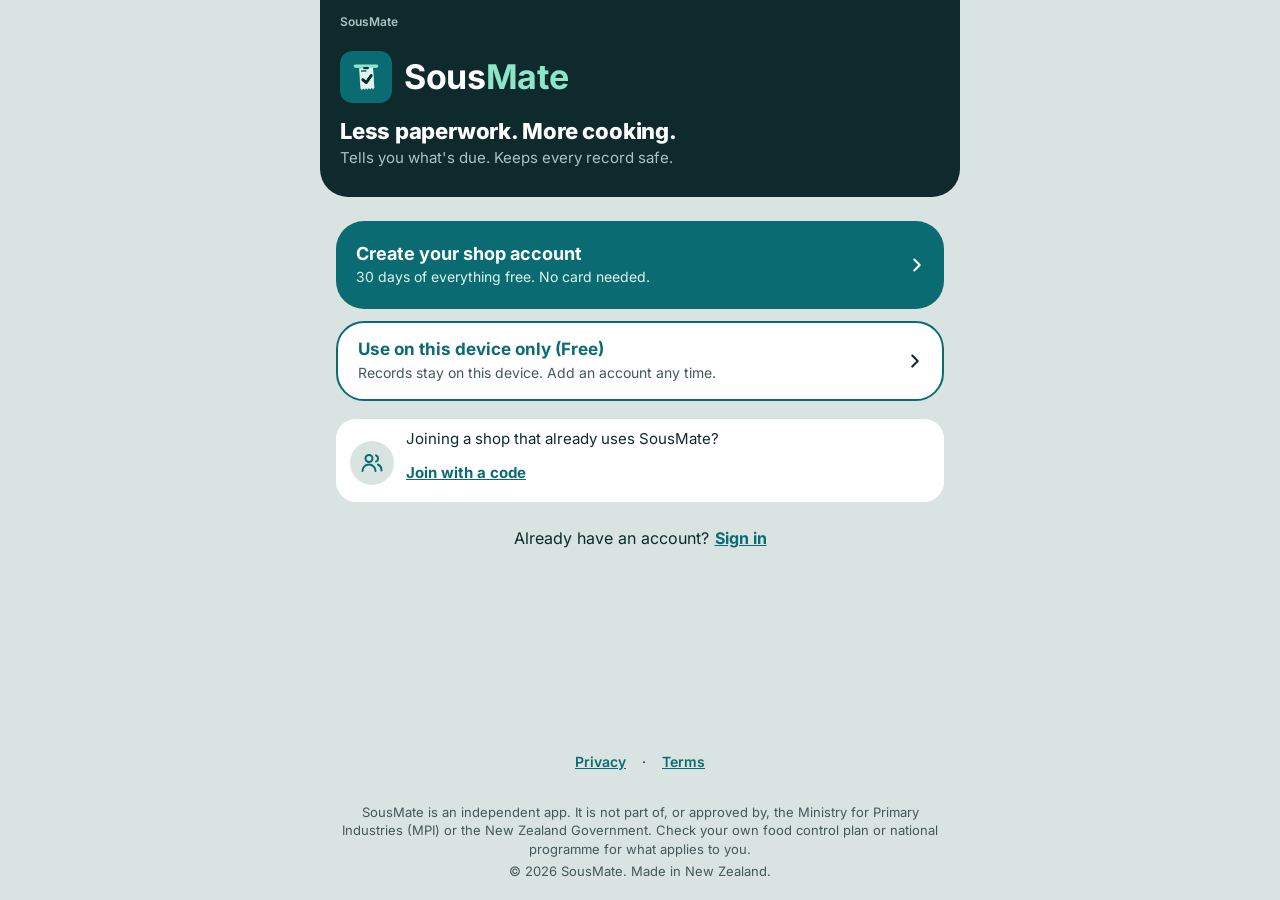
<file: index.html>
<!doctype html>
<html lang="en">
  <head>
    <meta charset="UTF-8" />
    <link rel="icon" type="image/png" sizes="48x48" href="/favicon-48.png" />
    <link rel="apple-touch-icon" href="/apple-touch-icon.png">
    <meta name="viewport" content="width=device-width, initial-scale=1.0" />
    <title>SousMate</title>
    <meta name="apple-mobile-web-app-title" content="SousMate" />
    <meta name="theme-color" content="#0E2A2C" />
    <script type="module" crossorigin src="/assets/index-BKKnQxF3.js"></script>
    <link rel="stylesheet" crossorigin href="/assets/index-DGrWJKea.css">
  <link rel="manifest" href="/manifest.webmanifest"></head>
  <body>
    <div id="root"></div>
  </body>
</html>
</file>
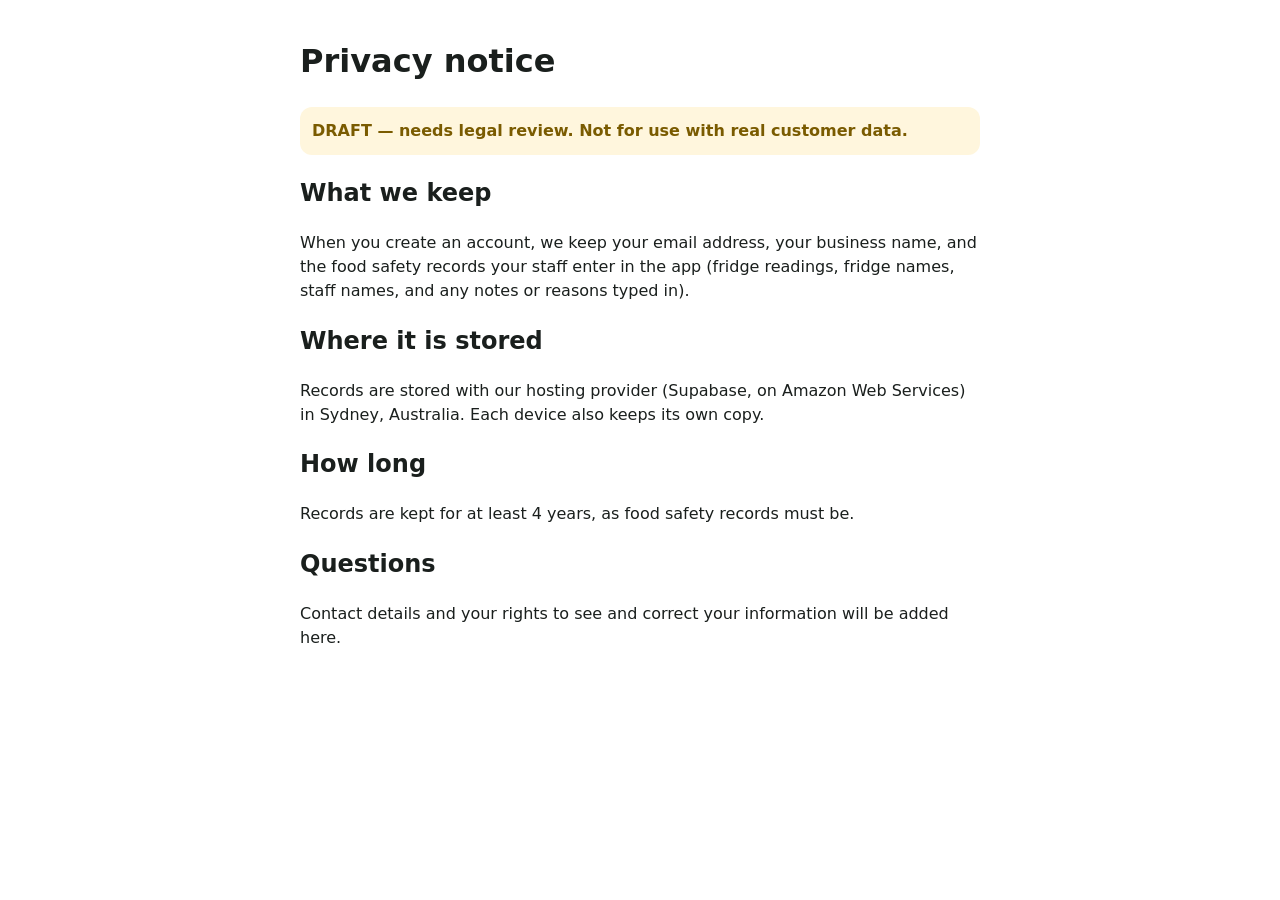
<file: privacy.html>
<!doctype html>
<html lang="en">
  <head>
    <meta charset="UTF-8" />
    <meta name="viewport" content="width=device-width, initial-scale=1.0" />
    <meta name="robots" content="noindex" />
    <title>Privacy notice (draft) — SousMate</title>
    <style>
      body { font-family: system-ui, sans-serif; max-width: 680px; margin: 0 auto; padding: 16px; line-height: 1.5; color: #1a1f1d; }
      .draft { background: #fff6dd; color: #7a5b00; padding: 12px; border-radius: 12px; font-weight: 600; }
    </style>
  </head>
  <body>
    <h1>Privacy notice</h1>
    <!-- Placeholder for Phase 3b (docs/specs/phase3-cloud.md crit. 13). The full notice is written in
         sub-phase 3f (crit. 53) and must be checked by a NZ privacy lawyer before real customer data
         reaches the server (Q15). -->
    <p class="draft">DRAFT — needs legal review. Not for use with real customer data.</p>
    <h2>What we keep</h2>
    <p>
      When you create an account, we keep your email address, your business name, and the food safety records your
      staff enter in the app (fridge readings, fridge names, staff names, and any notes or reasons typed in).
    </p>
    <h2>Where it is stored</h2>
    <p>
      Records are stored with our hosting provider (Supabase, on Amazon Web Services) in Sydney, Australia. Each
      device also keeps its own copy.
    </p>
    <h2>How long</h2>
    <p>Records are kept for at least 4 years, as food safety records must be.</p>
    <h2>Questions</h2>
    <p>Contact details and your rights to see and correct your information will be added here.</p>
  </body>
</html>
</file>
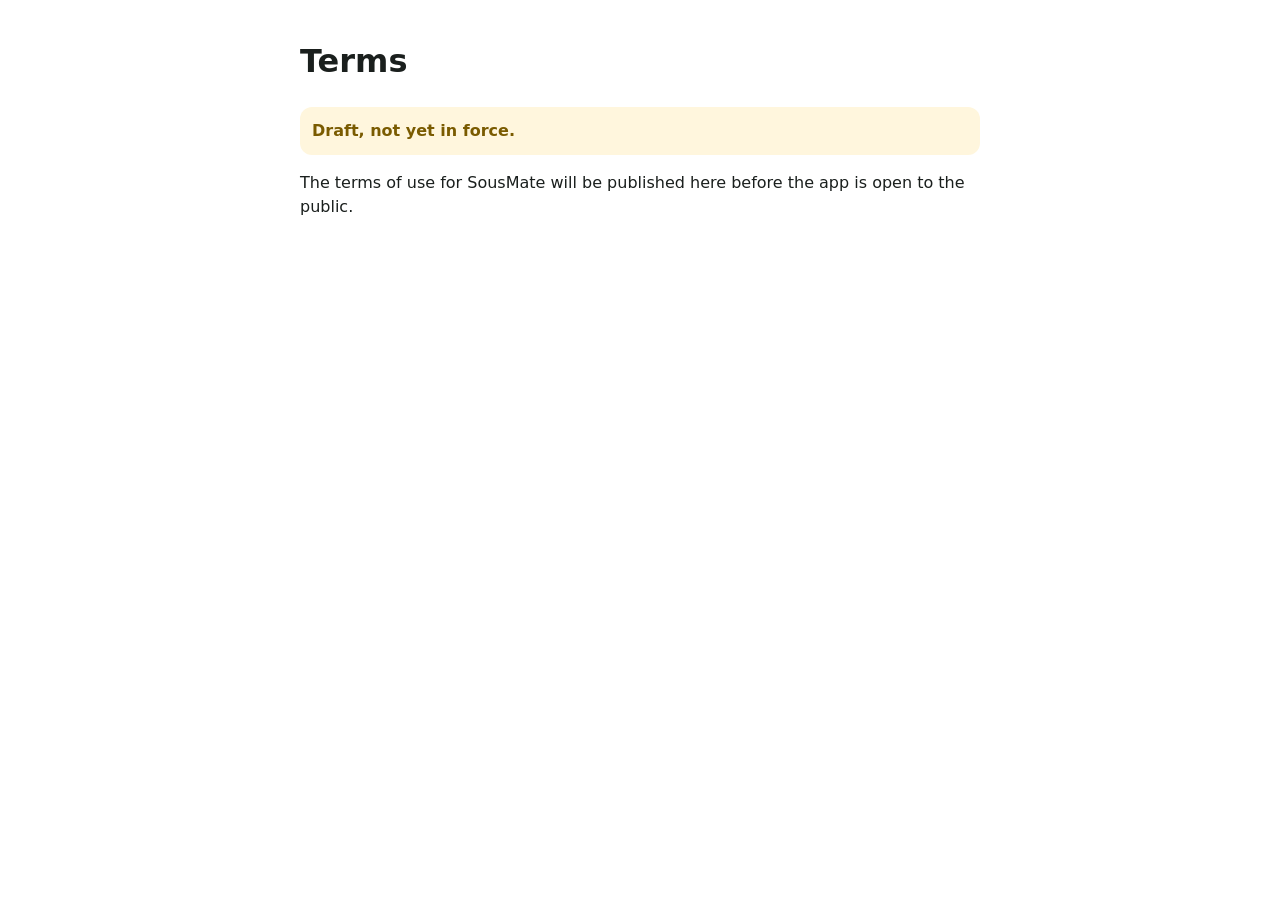
<file: terms.html>
<!doctype html>
<html lang="en">
  <head>
    <meta charset="UTF-8" />
    <meta name="viewport" content="width=device-width, initial-scale=1.0" />
    <meta name="robots" content="noindex" />
    <title>Terms (draft) — SousMate</title>
    <style>
      body { font-family: system-ui, sans-serif; max-width: 680px; margin: 0 auto; padding: 16px; line-height: 1.5; color: #1a1f1d; }
      .draft { background: #fff6dd; color: #7a5b00; padding: 12px; border-radius: 12px; font-weight: 600; }
    </style>
  </head>
  <body>
    <h1>Terms</h1>
    <!-- Placeholder (docs/specs/shop-signup.md §8, Q7). The real terms are written after legal review
         (R4/R5) and are a Phase 7 launch blocker. No legal text is written here. -->
    <p class="draft">Draft, not yet in force.</p>
    <p>The terms of use for SousMate will be published here before the app is open to the public.</p>
  </body>
</html>
</file>
<file: assets/index-DGrWJKea.css>
@font-face{font-family:Inter Variable;font-style:normal;font-display:swap;font-weight:100 900;src:url(/assets/inter-latin-ext-wght-normal-DO1Apj_S.woff2)format("woff2-variations");unicode-range:U+100-2BA,U+2BD-2C5,U+2C7-2CC,U+2CE-2D7,U+2DD-2FF,U+304,U+308,U+329,U+1D00-1DBF,U+1E00-1E9F,U+1EF2-1EFF,U+2020,U+20A0-20AB,U+20AD-20C0,U+2113,U+2C60-2C7F,U+A720-A7FF}@font-face{font-family:Inter Variable;font-style:normal;font-display:swap;font-weight:100 900;src:url(/assets/inter-latin-wght-normal-Dx4kXJAl.woff2)format("woff2-variations");unicode-range:U+??,U+131,U+152-153,U+2BB-2BC,U+2C6,U+2DA,U+2DC,U+304,U+308,U+329,U+2000-206F,U+20AC,U+2122,U+2191,U+2193,U+2212,U+2215,U+FEFF,U+FFFD}:root{--bg:#d9e3e1;--card:#fff;--quiet:#f3f7f6;--text:#0e2a2c;--muted:#43585a;--line:#dde6e4;--line-input:#5c7471;--ring:#0e2a2c1f;--header:#0e2a2c;--ink-raised:#1c3d40;--on-header-muted:#a9c4c2;--on-header-accent:#8ee6c9;--line-on-ink:#6f8e8c;--nav-bg:#0e2a2c;--nav-border:#0e2a2c;--nav-shadow:none;--nav-strip:#d9e3e1;--header-edge:transparent;--mint:#8ee6c9;--on-mint:#0e2a2c;--accent:#0b6b72;--accent-ink:#fff;--accent-dark:#08555b;--accent-tint:#dff5ee;--link:var(--accent);--focus:var(--accent);--selected-bg:#0e2a2c;--on-selected:#fff;--ok:#08555b;--ok-bg:#dff5ee;--disabled-bg:#d5dfdc;--placeholder:#a3b5b2;--bad:#a9440c;--bad-text:#7e3209;--bad-bg:#fbe6d9;--bad-solid:#a9440c;--on-bad-solid:#fff;--menu-shadow:0 8px 24px #0e2a2c2e;--icon-bg:#e3ebe9;--card-edge:#6a817e;--card-edge-w:1px;--card-shadow:0 1px 2px #0e2a2c24;--primary:#0b6b72;--on-primary:#fff;--btn2-bg:#fff;--btn2-edge:#5c7471;--btn2-text:#0e2a2c;--toggle-off-bg:#0b6b72;--toggle-off-edge:#0b6b72;--toggle-off-text:#fff;--toggle-mark:flex;--chip-off-bg:#fff;--chip-off-edge:#5c7471;--done-bg:#dff5ee;--opt-edge:#6a817e;--opt-edge-w:1.5px;--opt-edge-style:dashed;--tag-must:#0e2a2c;--save-bar:#d9e3e1;color:var(--text);background:var(--bg);font-family:Inter Variable,Inter,system-ui,-apple-system,Segoe UI,Noto Sans Thai,sans-serif}@media (prefers-color-scheme:dark){:root{--bg:#071415;--card:#173335;--quiet:#1e3d3f;--text:#edf5f3;--muted:#b2cbc8;--line:#23403f;--line-input:#7fa09d;--ring:#e8f1ef29;--header:#0e2a2c;--nav-bg:#284f52;--nav-border:#6f8e8c;--nav-shadow:0 8px 24px #0000008c;--nav-strip:#071415;--header-edge:#6f8e8c;--accent:#8ee6c9;--accent-ink:#0e2a2c;--accent-dark:#6fd3b3;--accent-tint:#12382f;--link:#8ee6c9;--focus:#8ee6c9;--selected-bg:#8ee6c9;--on-selected:#0e2a2c;--ok:#8ee6c9;--ok-bg:#12382f;--disabled-bg:#2a4345;--placeholder:#6f8e8c;--bad:#ff9f6e;--bad-text:#ff9f6e;--bad-bg:#3d1f10;--bad-solid:#ff9f6e;--on-bad-solid:#0e2a2c;--menu-shadow:0 8px 24px #0009;--icon-bg:#21403f;--card-edge:#4d7072;--card-edge-w:1px;--card-shadow:0 1px 0 #00000080;--primary:#8ee6c9;--on-primary:#0e2a2c;--btn2-bg:transparent;--btn2-edge:#7fa09d;--btn2-text:#edf5f3;--toggle-off-bg:#8ee6c9;--toggle-off-edge:#8ee6c9;--toggle-off-text:#0e2a2c;--toggle-mark:flex;--chip-off-bg:#173335;--chip-off-edge:#7fa09d;--done-bg:#12382f;--opt-edge:#6e8e8b;--opt-edge-w:1.5px;--opt-edge-style:dashed;--tag-must:#edf5f3;--save-bar:#071415}}*{box-sizing:border-box}body{background:var(--bg);color:var(--text);margin:0;font-weight:400}.shell{background:var(--bg);overflow-wrap:anywhere;flex-direction:column;max-width:640px;min-height:100dvh;margin:0 auto;display:flex}.topbar{background:var(--header);color:#fff;padding:calc(10px + env(safe-area-inset-top,0px)) 20px 20px;z-index:2;border-bottom:1px solid var(--header-edge);border-radius:0 0 28px 28px;flex-direction:column;display:flex;position:sticky;top:0}.topbar.topbar-flat{border-bottom-color:#0000;border-radius:0}.topbar-row{align-items:center;gap:12px;min-height:48px;display:flex}.topbar-lines{flex:1;min-width:0}.topbar .brand{color:#fff;white-space:nowrap;text-overflow:ellipsis;overflow-wrap:normal;margin:0;font-size:15px;font-weight:700;line-height:1.25;overflow:hidden}.topbar-date{color:var(--on-header-muted);white-space:nowrap;text-overflow:ellipsis;overflow-wrap:normal;margin:2px 0 0;font-size:14px;line-height:1.25;overflow:hidden}.topbar h2{letter-spacing:-.045em;text-transform:uppercase;color:#fff;white-space:nowrap;overflow-wrap:normal;margin:10px 0 0;font-size:min(44px,13.75vw);font-weight:900;line-height:.9}.topbar.topbar-sub h2{white-space:normal;overflow-wrap:anywhere;margin-top:6px;font-size:32px;line-height:.95}@media (width>=768px){.topbar h2{font-size:52px}.topbar.topbar-sub h2{font-size:36px}}.back{color:inherit;cursor:pointer;background:0 0;border:0;border-radius:9999px;min-width:48px;min-height:48px;margin-left:-8px;font-size:22px}.lang{border:2px solid var(--line-on-ink);border-radius:9999px;flex:none;display:flex;overflow:hidden}.lang button{color:inherit;min-width:48px;min-height:48px;font:inherit;cursor:pointer;background:0 0;border:0;border-radius:9999px;font-weight:700}.lang button.on{background:var(--mint);color:var(--on-mint)}.content{flex:1;padding:16px 16px 24px}.content.content-today{padding-top:0}.sub{color:var(--muted);margin:0 0 12px;font-size:14px}.unit-title{color:var(--text);font-size:17px;font-weight:700}.empty{margin:8px 0 16px}.empty-link{border:2px solid var(--link);background:var(--card);min-height:48px;color:var(--link);border-radius:9999px;align-items:center;padding:10px 20px;font-weight:700;text-decoration:none;display:inline-flex}.today-hero{background:var(--header);color:#fff;border-bottom:1px solid var(--header-edge);border-radius:0 0 28px 28px;flex-wrap:wrap;align-items:center;gap:10px 12px;margin:0 -16px 16px;padding:0 20px 20px;display:flex}.today-hero .sub{color:var(--on-header-muted);flex-basis:100%;margin:0}.count-pill{background:var(--mint);min-height:36px;color:var(--on-mint);border-radius:9999px;align-items:center;padding:0 16px;font-size:15px;font-weight:700;display:inline-flex}ul.unit-list,ul.hist-list,ul.admin-list{margin:0;padding:0;list-style:none}.unit{text-align:left;background:var(--card);border:var(--card-edge-w) solid var(--card-edge);width:100%;box-shadow:var(--card-shadow);cursor:pointer;min-height:64px;font:inherit;color:inherit;border-radius:20px;align-items:center;gap:12px;margin-bottom:10px;padding:14px 16px;display:flex}.unit:hover{background:var(--quiet)}.unit .dot{order:-1}.dot{border-radius:50%;flex:none;width:14px;height:14px}.dot.todo{border:2px solid var(--muted)}.dot.ok{background:var(--ok)}.dot.bad{background:var(--bad)}.unit .grow{flex:1;min-width:0}.unit .name{letter-spacing:-.01em;font-size:17px;font-weight:700;display:block}.unit .meta{color:var(--muted);font-size:14px;display:block}.unit .temp{letter-spacing:-.02em;flex:none;font-size:22px;font-weight:800}.chip{border-radius:9999px;padding:2px 10px;font-size:12px;font-weight:700;display:inline-block}.chip.bad{background:var(--bad-bg);color:var(--bad-text)}.chip.todo,.chip.late,.chip.amend,.chip.void{background:var(--quiet);color:var(--text);border:1.5px solid var(--line-input)}.chip.void{color:var(--muted)}.concurrent-note{background:var(--quiet);color:var(--text);border:1.5px solid var(--line-input);border-radius:16px;margin-top:4px;padding:6px 12px;font-size:13px;font-weight:600}label{margin:16px 0 6px;font-weight:700;display:block}.hint{color:var(--muted);margin:-2px 0 6px;font-size:14px}select,input,textarea{width:100%;max-width:100%;font:inherit;border:2px solid var(--line-input);background:var(--card);color:var(--text);border-radius:16px;min-height:48px;padding:12px 14px}input[type=date],input[type=datetime-local]{appearance:none;min-width:0;height:48px;min-height:48px;padding-top:12px;padding-bottom:12px;line-height:20px;display:block}input[type=date]::-webkit-date-and-time-value{text-align:left;margin:0}input[type=datetime-local]::-webkit-date-and-time-value{text-align:left;margin:0}input::placeholder,textarea::placeholder{color:var(--placeholder);opacity:1}input[aria-invalid=true],textarea[aria-invalid=true],select[aria-invalid=true]{border-color:var(--bad)}form.form:not(.record-form){background:var(--card);border:var(--card-edge-w) solid var(--card-edge);box-shadow:var(--card-shadow);border-radius:20px;padding:2px 16px 16px}.bigtemp{align-items:center;gap:8px;display:flex}.bigtemp input{letter-spacing:-.03em;text-align:center;min-width:0;height:72px;font-size:36px;font-weight:800}.bigtemp span{color:var(--muted);flex:none;font-size:26px;font-weight:700}.sfield{border:2px solid var(--line-input);background:var(--card);border-radius:16px;align-items:center;gap:4px;max-width:100%;min-height:64px;padding:0 14px 0 6px;display:flex}.sfield:focus-within{outline:3px solid var(--focus);outline-offset:1px;border-color:var(--focus)}.sfield.invalid{border-color:var(--bad)}.sfield:has(input[aria-invalid=true]){border-color:var(--bad)}.sfield input{letter-spacing:-.02em;text-align:left;background:0 0;border:0;border-radius:0;outline:0;flex:1;width:100%;min-width:120px;height:60px;min-height:0;padding:0 0 0 10px;font-size:32px;font-weight:800}.sfield input:focus-visible{outline:0}.sfield .u{letter-spacing:-.02em;color:var(--muted);flex:none;font-size:22px;font-weight:800}.sfield .sign-slot{border:1.5px solid var(--line-input);background:var(--icon-bg);width:48px;min-width:48px;height:48px;min-height:48px;color:var(--text);font:inherit;cursor:pointer;touch-action:manipulation;border-radius:12px;flex:none;justify-content:center;align-items:center;padding:0 0 3px;font-size:30px;font-weight:800;line-height:1;display:flex}.sfield.small{min-height:56px}.sfield.small input{height:52px;font-size:28px}.readback{min-height:1.4em;margin:6px 0 0;font-size:15px;font-weight:700;line-height:1.4}.status{border-radius:28px;margin-top:10px;padding:14px 18px;font-weight:700}.status.ok{background:var(--ok-bg);color:var(--ok)}.status.bad,.status.err{background:var(--bad-bg);color:var(--bad-text)}.captcha{max-width:100%}.captcha-widget{width:100%;max-width:100%;margin-top:12px;display:block}.captcha-widget:focus{outline:none}.captcha-widget:empty{margin-top:0}.captcha-widget iframe{max-width:100%}.captcha-failed .info-box{margin-top:12px}.status small{color:var(--text);margin-top:6px;font-weight:400;line-height:1.45;display:block}.primary{width:100%;min-height:56px;font:inherit;background:var(--primary);color:var(--on-primary);cursor:pointer;border:0;border-radius:9999px;margin-top:20px;padding:0 20px;font-size:17px;font-weight:700}.primary:hover:not(:disabled),.primary:active:not(:disabled){background:var(--accent-dark)}.primary:disabled{background:var(--disabled-bg);color:var(--muted);cursor:not-allowed}.secondary{width:100%;min-height:48px;font:inherit;border:2px solid var(--btn2-edge);background:var(--btn2-bg);color:var(--btn2-text);cursor:pointer;border-radius:9999px;margin-top:10px;padding:0 18px;font-weight:700}.secondary:disabled{border-color:var(--disabled-bg);color:var(--muted);cursor:not-allowed}.form-actions{flex-direction:column;display:flex}.form-title{margin:12px 0 0;font-weight:700}.hist{background:var(--card);border:var(--card-edge-w) solid var(--card-edge);box-shadow:var(--card-shadow);border-radius:20px;margin-bottom:10px;padding:12px 16px}.hist .row{flex-wrap:wrap;justify-content:space-between;align-items:baseline;gap:8px;display:flex}.hist .chips{flex-wrap:wrap;gap:4px;display:flex}.hist .t{letter-spacing:-.02em;font-size:22px;font-weight:800}.hist .t.bad{color:var(--bad)}.who{color:var(--muted);font-size:13px}.action{background:var(--bg);border-radius:16px;margin-top:6px;padding:8px 12px;font-size:14px}.earlier{color:var(--muted);margin-top:4px}.old{color:var(--muted);text-decoration:line-through}.entry-actions{gap:8px;margin-top:4px;display:flex}.link-btn{color:var(--link);font:inherit;cursor:pointer;background:0 0;border:0;border-radius:9999px;min-width:48px;min-height:48px;padding:0 12px;font-weight:700}.link-btn:disabled{color:var(--muted);cursor:not-allowed}.amend-form{border:1px solid var(--line);border-radius:20px;margin-top:8px;padding:0 14px 14px}.settings-section{margin-bottom:28px}.settings-section h3{margin:0 0 8px}.add-row .primary,.admin-list{margin-top:12px}.admin-list:not(:empty){background:var(--card);border:var(--card-edge-w) solid var(--card-edge);box-shadow:var(--card-shadow);border-radius:20px;padding:0 14px}.admin-row{border-bottom:1px solid var(--line);flex-wrap:wrap;align-items:center;gap:8px;padding:8px 0;display:flex}.admin-row:last-child{border-bottom:0}.admin-row .grow{flex:1;min-width:0}.admin-row .name{font-weight:700}.admin-row .meta{color:var(--muted);font-size:13px}.small-btn{min-width:48px;min-height:48px;font:inherit;border:2px solid var(--line-input);background:var(--card);color:var(--text);cursor:pointer;border-radius:9999px;padding:0 16px;font-weight:700}.small-btn.danger{border-color:var(--bad);color:var(--bad)}.confirm{flex-wrap:wrap;align-items:center;gap:8px;display:flex}.confirm-text{font-weight:600}.row-error{flex-basis:100%}.removed-match{flex-wrap:wrap;align-items:center;gap:8px;display:flex}.export-actions{flex-direction:column;gap:10px;margin-top:8px;display:flex}.storage.warn{color:var(--bad)}.account-form .link-btn{margin-top:12px}label.check{align-items:center;gap:10px;font-weight:400;display:flex}label.check input[type=checkbox]{width:24px;height:24px;min-height:24px;accent-color:var(--accent);flex:none;margin:0}label.check a{color:var(--link)}.device-code-box{background:var(--card);text-align:center;border:0;border-radius:20px;margin-top:12px;padding:14px}.device-code{letter-spacing:.08em;color:var(--link);margin:0 0 6px;font-family:ui-monospace,SFMono-Regular,Menlo,Consolas,monospace;font-size:32px;font-weight:700}.devices .admin-row .meta{display:inline}.devices .admin-row .device-seen,.devices .team-row .row-name{display:block}html{scroll-padding-bottom:calc(90px + env(safe-area-inset-bottom,0px));scroll-padding-top:calc(var(--topbar-h,120px) + 12px)}.nav-dock{z-index:2;padding:12px 12px calc(12px + env(safe-area-inset-bottom,0px));background:linear-gradient(to bottom, #0000 0, var(--nav-strip) 12px);position:sticky;bottom:0}.bottomnav{border:1px solid var(--nav-border);background:var(--nav-bg);height:66px;box-shadow:var(--nav-shadow);border-radius:9999px;gap:4px;padding:4px;display:flex}.bottomnav button{min-width:0;min-height:56px;font:inherit;color:#fff;white-space:nowrap;overflow-wrap:normal;cursor:pointer;background:0 0;border:0;border-radius:9999px;flex-direction:column;flex:1;justify-content:center;align-items:center;gap:2px;font-size:13px;font-weight:600;line-height:1.1;display:flex}@media (width<=340px){.bottomnav{gap:2px}.bottomnav button{letter-spacing:-.02em;padding-inline:2px;font-size:12px}}.bottomnav button.on{background:var(--mint);color:var(--on-mint);font-weight:700}.bottomnav i{font-size:20px;font-style:normal;line-height:1;display:block}.update-bar-live{bottom:calc(90px + env(safe-area-inset-bottom,0px));z-index:2;position:sticky}.update-bar{border:2px solid var(--accent);background:var(--accent-tint);color:var(--text);border-radius:9999px;align-items:center;gap:12px;margin:0 12px 12px;padding:6px 6px 6px 18px;font-weight:700;display:flex}.update-bar span{flex:1;min-width:0}.update-bar button{min-height:44px;font:inherit;background:var(--accent);color:var(--accent-ink);cursor:pointer;border:0;border-radius:9999px;flex:none;padding:0 20px;font-weight:700}.update-bar button:hover,.update-bar button:active{background:var(--accent-dark)}html:has(.update-bar){scroll-padding-bottom:calc(162px + env(safe-area-inset-bottom,0px))}.shell:has(.update-bar) .toast{bottom:calc(162px + env(safe-area-inset-bottom,0px))}.toast:empty{display:none}.toast{pointer-events:none;left:50%;bottom:calc(90px + env(safe-area-inset-bottom,0px));background:var(--text);color:var(--bg);border-radius:9999px;max-width:calc(100vw - 32px);padding:12px 20px;font-weight:700;position:fixed;transform:translate(-50%)}:focus-visible{outline:3px solid var(--focus);outline-offset:2px}.topbar :focus-visible,.today-hero :focus-visible,.bottomnav :focus-visible{outline-color:var(--on-header-accent)}.brand-block{margin:4px 0 16px}.brand-block .brand-row{align-items:center;gap:10px;display:flex}.brand-block img{flex:none;width:36px;height:36px}.brand-block .wordmark{letter-spacing:-.02em;color:var(--text);margin:0;font-size:28px;font-weight:700;line-height:1}.brand-block .wordmark span{color:var(--link)}.brand-block .slogan{color:var(--text);margin:8px 0 0;font-size:17px;font-weight:700}.brand-block .subline{color:var(--muted);margin:2px 0 0;font-size:14px}.demo-banner{background:var(--quiet);color:var(--text);border:1.5px solid var(--line-input);border-radius:28px;margin:0 0 12px;padding:8px 14px;font-size:13px;font-weight:600}.sync-line{background:var(--card);width:100%;min-height:48px;color:var(--muted);font:inherit;text-align:left;border:0;border-radius:28px;margin:0 0 12px;padding:12px 18px;font-size:14px;font-weight:600;display:block}button.sync-line{cursor:pointer;touch-action:manipulation}.sync-line.ok{color:var(--ok)}.sync-line.warn{background:var(--quiet);color:var(--text);border:2px solid var(--line-input)}.sync-line.err{background:var(--bad-bg);color:var(--bad-text)}.sync-line .sync-detail{margin-top:4px;font-weight:400;display:block}.sync-status-block .sync-code{font-size:12px}.rejected-list{margin:0 0 12px;padding-left:18px;font-size:14px}.rejected-list li{margin:4px 0}.account-advanced .resend-confirm{margin-top:8px}.icon{vertical-align:middle;flex:none}.quick-actions{grid-template-columns:repeat(3,minmax(0,1fr));gap:8px;margin:0 0 4px;display:grid}.quick{border:var(--card-edge-w) solid var(--card-edge);min-height:72px;box-shadow:var(--card-shadow);background:var(--card);color:var(--text);font:inherit;text-align:center;cursor:pointer;border-radius:20px;flex-direction:column;justify-content:center;align-items:center;gap:4px;padding:8px 4px;font-size:15px;font-weight:700;line-height:1.15;display:flex}.quick .icon{color:var(--accent)}.section-title,.due-sec,.settings-section h3{letter-spacing:-.03em;text-transform:uppercase;color:var(--text);font-size:20px;font-weight:900;line-height:1.1}.section-title{margin:22px 0 10px}.card-list{margin:0;padding:0;list-style:none}.today-card{text-align:left;background:var(--card);border:var(--card-edge-w) solid var(--card-edge);width:100%;box-shadow:var(--card-shadow);min-height:64px;font:inherit;color:inherit;border-radius:20px;align-items:center;gap:12px;margin-bottom:10px;padding:12px 14px 12px 12px;display:flex}button.today-card{cursor:pointer}.today-card .ico{background:var(--bg);width:44px;height:44px;color:var(--accent);border-radius:50%;flex:none;justify-content:center;align-items:center;display:flex}.today-card.done{background:var(--done-bg)}.today-card.done .ico{background:var(--card);color:var(--text)}.today-card .meta.countdown-text,.today-card .meta.warn-text{color:var(--bad);font-weight:700}.today-card.done .meta.warn-text{color:var(--bad-text)}.today-card.optional{border:var(--opt-edge-w) var(--opt-edge-style) var(--opt-edge);box-shadow:none;background:0 0}.today-card.optional .ico{background:var(--card);color:var(--muted)}.today-card .grow{flex:1;min-width:0}.today-card .name{letter-spacing:-.01em;font-size:17px;font-weight:700;line-height:1.15;display:block}.today-card .meta{color:var(--muted);font-size:14px;display:block}.today-card .meta.fridges-progress{flex-wrap:wrap;align-items:center;gap:4px 8px;margin-top:2px;font-size:15px;display:flex}.fdots{flex-wrap:wrap;gap:4px;display:inline-flex}.fdot{border:2px solid var(--accent);border-radius:6px;width:12px;height:12px}.fdot.on{background:var(--accent)}.stamp{background:var(--card);min-height:28px;color:var(--ok);white-space:nowrap;border-radius:9999px;flex:none;align-items:center;padding:0 10px;font-size:13px;font-weight:700;display:inline-flex}.stamp-col{flex-direction:column;flex:none;align-items:flex-end;gap:2px;display:flex}.optional-section{border-top:1px dashed var(--line-input);margin-top:16px;padding-top:4px}.optional-section .section-title{font-size:16px}.optional-section .hint{margin-top:-4px}.tag{color:var(--muted);white-space:nowrap;vertical-align:middle;border:1.5px solid;border-radius:9999px;padding:1px 8px;font-size:12px;font-weight:700;display:inline-block}.tag.tag-req{color:var(--tag-must)}.chip.ok{background:var(--ok-bg);color:var(--ok)}.record-form .card{background:var(--card);border:var(--card-edge-w) solid var(--card-edge);box-shadow:var(--card-shadow);border-radius:20px;margin-top:14px;padding:4px 16px 16px}.form-head{color:var(--accent);align-items:center;gap:10px;display:flex}.form-head-title{color:var(--text);letter-spacing:-.02em;font-size:22px;font-weight:800}.card-head{justify-content:space-between;align-items:center;gap:8px;display:flex}.lbl{align-items:center;gap:8px;margin:14px 0 8px;font-size:16px;font-weight:700;display:flex}.lbl .icon{color:var(--accent)}.mode-switch{grid-template-columns:repeat(auto-fit,minmax(0,1fr));grid-auto-flow:column;gap:8px;margin:12px 0 0;display:grid}.mode-switch button,.pill{min-height:48px;font:inherit;cursor:pointer;background:var(--bg);color:var(--text);border:2px solid var(--line-input);border-radius:9999px;padding:0 16px;font-size:15px;font-weight:700}.pill{background:var(--chip-off-bg);border-color:var(--chip-off-edge)}.mode-switch button{padding:4px 8px;line-height:1.15}.mode-switch button.on,.pill.on{background:var(--selected-bg);color:var(--on-selected);border-color:var(--selected-bg)}.chips-row,.hold-chips{flex-wrap:wrap;gap:8px;margin-top:8px;display:flex}.hold-chips{grid-template-columns:repeat(auto-fill,minmax(76px,1fr));display:grid}.hold-chips .pill{border-radius:9999px;padding:0 4px}.hold-other{grid-template-columns:1fr 1fr;gap:10px;display:grid}.rule-tiles{grid-template-columns:repeat(auto-fit,minmax(80px,1fr));gap:8px;margin:0;padding:0;list-style:none;display:grid}.rule-tiles li{background:var(--quiet);border:2px solid var(--quiet);text-align:center;border-radius:16px;flex-direction:column;align-items:center;gap:2px;padding:8px 4px 6px;display:flex}.rule-tiles li b{letter-spacing:-.02em;font-size:25px;font-weight:800;line-height:1}.rule-tiles li.met{background:var(--ok-bg);color:var(--ok);border-color:var(--accent)}.rule-tiles .mark{min-height:18px;font-size:14px;font-weight:700}.gauge{padding-top:8px}.gauge .track{background:var(--bg);border:2px solid var(--line-input);border-radius:9999px;height:28px;position:relative;overflow:hidden}.gauge .zone{background:var(--ok-bg);border-left:2px solid var(--accent);color:var(--ok);justify-content:flex-end;align-items:center;padding-right:10px;font-size:13px;font-weight:700;display:flex;position:absolute;top:0;bottom:0;right:0}.gauge .below{color:var(--muted);font-size:13px;position:absolute;top:4px;left:10px}.gauge .tick{border-left:2px dashed var(--accent);position:absolute;top:0;bottom:0}.gauge .marker{background:var(--text);outline:2px solid var(--card);width:6px;margin-left:-3px;position:absolute;top:-2px;bottom:-2px}.gauge .scale{height:18px;color:var(--muted);font-size:13px;font-weight:700;position:relative}.gauge .scale span{position:absolute;transform:translate(-50%)}.status.mark-ok:before{content:"✓ "}.status.mark-bad:before{content:"! "}.tip{align-items:center;gap:6px;min-height:48px;display:inline-flex}.tip-box{background:var(--quiet);border-radius:16px;margin:0;padding:10px 14px;font-size:15px}.repeat-fail{color:var(--bad);margin:8px 0 0;font-weight:700}.answers{flex-direction:column;gap:8px;display:flex}.answer{width:100%;min-height:56px;font:inherit;color:var(--text);text-align:left;cursor:pointer;background:var(--quiet);border:2px solid var(--quiet);border-radius:28px;align-items:center;gap:12px;padding:8px 16px 8px 14px;font-size:16px;font-weight:700;display:flex}.answer.on{background:var(--ok-bg);border-color:var(--accent)}.answer .box{background:var(--card);border:2px solid var(--line-input);border-radius:6px;flex:none;justify-content:center;align-items:center;width:28px;height:28px;font-size:20px;display:flex}.answer.on .box{background:var(--accent);border-color:var(--accent);color:var(--accent-ink)}.meta-line{color:var(--muted);margin:8px 0 0;font-size:15px}.problem-lines{margin:6px 0 0;font-size:14px}.problem-lines dt{color:var(--muted);font-weight:700}.problem-lines dd{margin:0 0 4px}.history-picker{margin-bottom:12px}.bigtemp.small input{height:56px;font-size:28px}.deadline-card{background:var(--quiet);border-radius:16px;align-items:flex-start;gap:10px;margin-top:12px;padding:10px 14px;display:flex}.deadline-card>span{flex-direction:column;gap:2px;display:flex}.deadline-card .meta,.supplier-summary .meta,.settings-row .meta{color:var(--muted);font-size:15px}.stepper{text-align:center;grid-template-columns:repeat(3,1fr);gap:6px;margin:0;padding:0;list-style:none;display:grid}.stepper li{color:var(--muted);flex-direction:column;align-items:center;gap:2px;font-size:14px;display:flex}.stepper li b{color:var(--text);font-size:20px;font-weight:800}.stepper .node{border:3px solid var(--line-input);border-radius:50%;justify-content:center;align-items:center;width:30px;height:30px;font-weight:700;display:flex}.stepper .done .node{background:var(--accent);border-color:var(--accent);color:var(--accent-ink)}.stepper .current .node{border-color:var(--accent)}.stepper .missed .node{border-color:var(--bad);color:var(--bad)}.countdown{letter-spacing:-.02em;color:var(--bad);justify-content:center;align-items:center;gap:8px;margin:14px 0 0;font-size:24px;font-weight:800;display:flex}.countdown-text,.warn-text,.warn-hint{color:var(--bad);font-weight:700}.reading-chart{width:100%;height:auto;margin-top:12px}.reading-chart .target{stroke:var(--muted);stroke-dasharray:6 4;stroke-width:1.5px}.reading-chart .line{fill:none;stroke:var(--accent);stroke-width:2.5px}.reading-chart .dot{fill:var(--accent)}.reading-rows{flex-direction:column;margin-top:6px;display:flex}.reading-row{border-bottom:1px solid var(--line);flex-wrap:wrap;justify-content:space-between;align-items:center;gap:8px;min-height:40px;display:flex}.reading-row.old{color:var(--muted);text-decoration:line-through}.problem-card{border:2px solid var(--bad)}.problem-btn{width:100%;min-height:56px;font:inherit;background:var(--bad-solid);color:var(--on-bad-solid);cursor:pointer;border:0;border-radius:9999px;margin-top:20px;padding:0 20px;font-size:17px;font-weight:700}.problem-btn:disabled{background:var(--disabled-bg);color:var(--muted);cursor:not-allowed}.pill.outline{background:var(--card);border-color:var(--link);color:var(--link)}.inline-box,.contact-group{border:1px solid var(--line);background:var(--quiet);border-radius:16px;margin-top:10px;padding:10px 14px}.contact-group legend{font-weight:700}.line-card.warn-border{border:2px solid var(--bad)}.line-grid{grid-template-columns:2fr 1fr;gap:10px;display:grid}.type-seg{grid-template-columns:repeat(3,1fr);gap:8px;margin-top:10px;display:grid}.type-seg button,.yes-no .yn{min-height:48px;font:inherit;cursor:pointer;background:var(--bg);color:var(--text);border:2px solid var(--line-input);border-radius:9999px;padding:0 10px;font-weight:700}.type-seg button.on,.yes-no .yn.on{background:var(--selected-bg);border-color:var(--selected-bg);color:var(--on-selected)}.yes-no .yn.no.on{background:var(--bad-bg);border-color:var(--bad);color:var(--bad-text)}.yes-no .yn:disabled{background:var(--disabled-bg);border:1px solid var(--line-input);color:var(--muted);cursor:not-allowed}.line-foot{flex-wrap:wrap;align-items:center;gap:10px;margin-top:10px;display:flex}.answer.sent-back{width:auto}.all-ok{justify-content:center;align-items:center;gap:8px;display:flex}.check-row{border-bottom:1px solid var(--line);justify-content:space-between;align-items:center;gap:10px;min-height:56px;display:flex}.check-label{font-weight:600}.yes-no{gap:8px;display:flex}.yes-no .yn{min-width:64px}.settings-row{background:var(--card);width:100%;min-height:64px;font:inherit;color:var(--text);text-align:left;cursor:pointer;border:0;border-radius:20px;align-items:center;gap:12px;padding:10px 14px 10px 12px;display:flex}.settings-row .grow,.supplier-summary{flex-direction:column;flex:1;gap:2px;display:flex}.settings-row .ico{background:var(--bg);width:44px;height:44px;color:var(--accent);border-radius:50%;justify-content:center;align-items:center;display:flex}.supplier-card{border:var(--card-edge-w) solid var(--card-edge);box-shadow:var(--card-shadow);background:var(--card);border-radius:20px;margin-bottom:10px;padding:12px 16px}.supplier-card.optional{border:var(--opt-edge-w) var(--opt-edge-style) var(--opt-edge);box-shadow:none;background:0 0}.supplier-summary .name{letter-spacing:-.01em;font-size:20px;font-weight:700}.divider{border-top:1px dashed var(--line-input);margin:18px 0 4px;padding-top:10px;font-weight:700}.amend-line{border-top:1px solid var(--line);margin-top:10px;padding-top:8px}.src{color:var(--muted);margin-top:4px;font-size:13px;display:block}@media (prefers-color-scheme:dark){.mode-switch button,.type-seg button,.yes-no .yn{background:var(--quiet)}}.about-note{color:var(--muted);text-align:center;padding:8px 20px 16px;font-size:13px;line-height:1.4}.about-note p{margin:0 0 4px}.visually-hidden{clip:rect(0 0 0 0);white-space:nowrap;border:0;width:1px;height:1px;margin:-1px;padding:0;position:absolute;overflow:hidden}.shift-avatar{background:var(--ink-raised);color:#fff;min-width:48px;max-width:55%;min-height:48px;font:inherit;text-align:left;cursor:pointer;border:0;border-radius:9999px;flex:0 auto;align-self:center;align-items:center;gap:8px;padding:0 14px 0 8px;font-size:15px;font-weight:600;display:flex}.shift-avatar-circle{background:var(--mint);width:32px;height:32px;color:var(--on-mint);border-radius:9999px;flex:none;justify-content:center;align-items:center;font-weight:700;display:flex}.shift-avatar.none .shift-avatar-circle{color:#fff;border:2px solid var(--line-on-ink);background:0 0}.shift-avatar-name{white-space:nowrap;text-overflow:ellipsis;overflow-wrap:normal;min-width:0;position:relative;overflow:hidden}.shift-avatar-ask{overflow-wrap:normal;min-width:0;line-height:1.15}.shift-board{padding-top:4px}.shift-grid{grid-template-columns:repeat(2,minmax(0,1fr));gap:10px;display:grid}.shift-name{border:2px solid var(--card);background:var(--card);min-width:0;min-height:56px;color:var(--text);font:inherit;overflow-wrap:anywhere;cursor:pointer;border-radius:9999px;padding:8px 14px;font-size:17px;font-weight:700;line-height:1.2}.shift-name.on{background:var(--accent);border-color:var(--accent);color:var(--accent-ink)}.shift-more{text-align:center;margin:20px 0 0}.shift-link{min-height:48px;color:var(--link);border-radius:9999px;align-items:center;padding:0 12px;font-weight:700;display:inline-flex}.who-row{background:var(--card);min-height:56px;color:var(--text);border-radius:20px;align-items:center;gap:10px;margin:4px 0 8px;padding:4px 8px 4px 14px;display:flex}.who-row .icon{color:var(--muted);flex:none}.who-row .who-text{flex:1;min-width:0;font-size:16px}.who-row .chg{border:2px solid var(--btn2-edge);background:var(--btn2-bg);min-width:48px;min-height:48px;color:var(--btn2-text);font:inherit;cursor:pointer;border-radius:9999px;flex:none;padding:0 14px;font-size:15px;font-weight:700}.team-training-row .grow b{font-size:17px}.fz-answers{flex-direction:column;gap:10px;margin:10px 0 6px;display:flex}.fz-answer{width:100%;min-height:56px;font:inherit;cursor:pointer;border-radius:9999px;padding:0 18px;font-size:17px;font-weight:700}.fz-answer.ok{background:var(--accent);color:var(--accent-ink);border:0}.fz-answer.bad{border:2px solid var(--bad);background:var(--card);color:var(--bad-text)}.fz-answer.bad.on{background:var(--bad-bg)}.fz-answer:disabled{border-color:var(--disabled-bg);background:var(--disabled-bg);color:var(--muted);cursor:not-allowed}.fz-staff-first{font-weight:700}.freezer-form .card-head .tag{margin-right:auto}.link-btn.fz-addtemp{margin-top:4px;padding:0 4px;display:block}.answer-with-extra .link-btn{margin:2px 0 0 14px}.round-docket .fz-toggle{width:100%;min-height:56px;font:inherit;border:2px solid var(--toggle-off-edge);background:var(--toggle-off-bg);color:var(--toggle-off-text);cursor:pointer;border-radius:9999px;justify-content:center;align-items:center;gap:10px;margin-top:10px;padding:0 18px;font-size:17px;font-weight:700;display:flex}.round-docket .fz-toggle[aria-pressed=true]{border-color:var(--accent);background:var(--ok-bg);color:var(--ok)}.round-docket .fz-toggle .mk{display:var(--toggle-mark);width:24px;height:24px;color:inherit;border:2.5px solid;border-radius:12px;flex:none;justify-content:center;align-items:center}.round-docket .fz-toggle .mk svg{display:none}.round-docket .fz-toggle[aria-pressed=true] .mk{background:var(--accent);border-color:var(--accent);color:var(--accent-ink)}.round-docket .fz-toggle[aria-pressed=true] .mk svg{display:block}.round-docket .fz-name{letter-spacing:-.01em;margin:0;font-size:18px;font-weight:700}.round-docket .fz-problem{margin-top:10px}.fz-live{clip:rect(0 0 0 0);white-space:nowrap;border:0;width:1px;height:1px;margin:-1px;padding:0;position:absolute;overflow:hidden}.fz-title{line-height:inherit;margin:0}html:has(.fridge-round .round-save){scroll-padding-bottom:calc(170px + env(safe-area-inset-bottom,0px))}html:has(.update-bar):has(.fridge-round .round-save){scroll-padding-bottom:calc(242px + env(safe-area-inset-bottom,0px))}.round-hero{justify-content:space-between}.round-safe{color:#fff;align-items:center;gap:6px;margin:0;font-size:16px;font-weight:700;display:flex}.round-safe .icon{color:var(--on-header-accent)}.round-how{color:#fff;min-height:48px;font:inherit;cursor:pointer;background:0 0;border:0;padding:0 4px;font-size:15px;font-weight:700;text-decoration:underline}.round-how-box{background:var(--ink-raised);color:#fff;border-radius:20px;flex-basis:100%;margin:0;padding:8px 12px;font-size:15px}.round-form .section-title{margin:20px 0 10px}.round-list{margin:0;padding:0;list-style:none}.round-card{background:var(--card);border:var(--card-edge-w) solid var(--card-edge);box-shadow:var(--card-shadow);border-radius:20px;padding:2px 16px 16px}.round-card .who-row{margin-top:14px}.round-checked{border:var(--card-edge-w) solid var(--card-edge);width:100%;min-height:56px;box-shadow:var(--card-shadow);background:var(--done-bg);color:var(--text);font:inherit;text-align:left;cursor:pointer;border-radius:20px;align-items:center;gap:10px;margin-bottom:10px;padding:12px 14px 12px 16px;display:flex}.round-checked .grow{flex:1;min-width:0}.round-checked .name{letter-spacing:-.01em;font-size:18px;font-weight:700;display:block}.round-checked .meta{color:var(--muted);font-size:14px;display:block}.round-checked .meta.warn-text{color:var(--bad-text);font-weight:700}.round-checked .temp{letter-spacing:-.02em;color:var(--ok);flex:none;font-size:25px;font-weight:800}.round-chip{white-space:nowrap;border-radius:20px;flex:none;padding:1px 8px;font-size:14px;font-weight:700}.round-chip.ok{background:var(--card);color:var(--ok)}.round-chip.bad{background:var(--bad-bg);color:var(--bad-text)}.round-docket{background:var(--card);border:var(--card-edge-w) solid var(--card-edge);box-shadow:var(--card-shadow);border-radius:20px;margin-bottom:16px;padding:14px 16px}.round-docket>label:first-child{letter-spacing:-.01em;margin-top:0;font-size:18px}.round-docket .status{margin-top:8px;padding:10px 14px}.gauge .zone.zone-below{border-left:0;border-right:2px solid var(--accent);justify-content:flex-start;padding:0 0 0 10px;left:0;right:auto}.gauge .above{color:var(--bad-text);font-size:13px;font-weight:700;position:absolute;top:4px;right:10px}.round-all{margin:12px 0;font-weight:700}.round-summary{border:2px solid var(--bad);background:var(--card);border-radius:20px;margin:0 0 16px;padding:12px 16px}.round-summary:focus-visible{outline:3px solid var(--focus);outline-offset:2px}.round-summary-title{color:var(--bad-text);margin:0 0 4px;font-size:17px;font-weight:800}.round-summary ul{margin:0;padding:0;list-style:none}.round-summary a,.round-summary span{align-items:center;min-height:48px;font-weight:700;display:flex}.round-summary a{color:var(--link)}.round-save{bottom:calc(86px + env(safe-area-inset-bottom,0px));z-index:1;background:var(--save-bar);margin:0 -16px;padding:8px 16px;position:sticky}.shell:has(.update-bar) .round-save{bottom:calc(162px + env(safe-area-inset-bottom,0px))}.round-save .primary{margin-top:0}.round-docket .fz-round-temp{margin-top:8px}.round-docket .fz-round-temp .lbl{margin-top:0;font-size:15px}.round-fz-help .hint{margin:0 0 12px}.row-more{flex:none}.more-btn{box-sizing:border-box;width:48px;height:48px;color:var(--text);cursor:pointer;background:0 0;border:0;border-radius:9999px;justify-content:center;align-items:center;padding:0;display:flex}.more-btn[aria-expanded=true]{background:var(--icon-bg);box-shadow:inset 0 0 0 2px var(--line-input)}.row-panel{z-index:5;box-sizing:border-box;border:1px solid var(--line-input);background:var(--card);min-width:224px;max-width:calc(100vw - 48px);box-shadow:var(--menu-shadow);border-radius:20px;flex-direction:column;gap:2px;padding:6px;display:flex;position:absolute;top:calc(100% - 4px);right:0}.row-panel-item{min-height:48px;color:var(--text);font:inherit;text-align:left;cursor:pointer;background:0 0;border:0;border-radius:14px;align-items:center;gap:12px;padding:0 14px 0 12px;font-size:16px;font-weight:600;display:flex}.row-panel-item .icon{color:var(--accent)}.row-panel-item:hover{background:var(--quiet)}.row-panel-item.danger{color:var(--bad-text)}.row-panel-item.danger .icon{color:var(--bad)}.admin-row.team-row{box-sizing:border-box;flex-wrap:wrap;gap:6px;min-height:64px;padding:6px 0;position:relative}.team-row .row-ico{color:var(--accent);flex:none;margin-right:4px}.team-row .row-avatar{background:var(--header);color:#fff;border-radius:9999px;flex:none;justify-content:center;align-items:center;width:36px;height:36px;margin-right:4px;font-size:15px;font-weight:700;display:flex}.team-row .row-name{overflow-wrap:anywhere;flex-direction:column;flex:1;gap:2px;min-width:0;display:flex}.team-row .row-name .name{font-size:17px;line-height:1.2}.team-row .row-name .meta{font-size:14px;line-height:1.3}.icon-btn{box-sizing:border-box;border:2px solid var(--line-input);background:var(--card);width:48px;height:48px;color:var(--text);cursor:pointer;border-radius:9999px;flex:none;justify-content:center;align-items:center;padding:0;display:flex}.icon-btn:disabled{border-color:var(--line);color:var(--line-input);cursor:default}.team-confirm{border:1px solid var(--line);background:var(--quiet);border-radius:16px;flex-direction:column;flex-basis:100%;align-items:flex-start;gap:8px;margin:0 0 8px;padding:10px 12px 12px;display:flex}.team-confirm .confirm-text{font-size:15px;line-height:1.4}.team-confirm .btns{flex-wrap:wrap;gap:8px;display:flex}.add-sm{box-sizing:border-box;border:2px solid var(--accent);background:var(--card);min-height:48px;color:var(--accent);font:inherit;cursor:pointer;border-radius:9999px;align-items:center;gap:6px;margin-top:12px;padding:0 18px 0 14px;font-size:15px;font-weight:700;display:inline-flex}.add-row.team-form{background:var(--card);border-radius:20px;margin-top:12px;padding:12px 16px 14px}.team-form .form-head{justify-content:space-between;align-items:center;gap:8px;display:flex}.team-form .form-head label{margin:0}.team-form .form-close{min-height:48px;color:var(--link);font:inherit;cursor:pointer;background:0 0;border:0;flex:none;padding:0 4px;font-size:15px;font-weight:700;text-decoration:underline}@media (width<=360px){.team-row .row-ico,.team-row .row-avatar{display:none}}.units-live{clip:rect(0 0 0 0);white-space:nowrap;border:0;width:1px;height:1px;margin:-1px;padding:0;position:absolute;overflow:hidden}.freezer-part-tick{margin-top:12px;display:block}.eq-page .visually-hidden,.eq-form .visually-hidden,.amend-form .visually-hidden{clip:rect(0 0 0 0);white-space:nowrap;border:0;width:1px;height:1px;margin:-1px;padding:0;position:absolute;overflow:hidden}.eq-row .eq-link{min-width:0;min-height:48px;color:var(--text);flex-direction:column;flex:1;justify-content:center;text-decoration:none;display:flex}.eq-row .eq-link .name{font-size:17px;font-weight:700}.eq-row .eq-link .meta{color:var(--muted);font-size:14px}.eq-row .eq-link:focus-visible{outline:3px solid var(--accent);outline-offset:2px;border-radius:8px}.eq-subhd{flex-wrap:wrap;align-items:baseline;gap:4px 10px;padding:14px 4px 6px;font-size:15px;list-style:none;display:flex}.eq-empty{border:2px dashed var(--line-input);color:var(--muted);border-radius:16px;align-items:center;gap:12px;margin:6px 0;padding:14px 16px;list-style:none;display:flex}.eq-empty p{margin:0}.eq-panelform{flex-basis:100%;margin-top:8px}.eq-grid2{grid-template-columns:repeat(2,minmax(0,1fr));gap:8px;margin-top:8px;display:grid}.eq-grid2 .pill{width:100%;min-height:48px}.eq-addform .link-btn{margin-top:10px}.eq-title{margin:4px 0 0;font-size:24px;font-weight:800}.eq-meta{color:var(--muted);margin:2px 0 12px}.eq-card{background:var(--card);border-radius:20px;margin-bottom:12px;padding:14px 16px}.eq-card.warn-border{border:2px solid var(--bad)}.eq-status{align-items:center;gap:8px;margin:0;font-weight:600;display:flex}.eq-add{justify-content:center;align-items:center;gap:8px;margin-top:12px;display:flex}.eq-sec{margin:18px 0 8px}.eq-entry .eq-hdate{color:var(--muted);margin:0;font-size:14px;font-weight:700}.eq-entry .eq-htitle{flex-wrap:wrap;align-items:center;gap:6px 10px;margin:2px 0;font-size:17px;font-weight:700;display:flex}.eq-entry .eq-hres{margin:0;font-size:15px}.eq-entry.is-void .eq-htitle,.eq-entry.is-void .eq-hres{color:var(--muted)}.eq-bad{color:var(--bad-text)}.eq-lock{align-items:center;gap:8px;display:flex}.eq-form-item{margin:0 0 10px}.eq-wholine{align-items:center;gap:10px;min-height:48px;display:flex}.eq-wholine p{flex:1;margin:0;font-weight:600}.eq-whobox{margin-top:8px}.eq-seg2{grid-template-columns:repeat(2,minmax(0,1fr))}.eq-seg2 button{white-space:normal;min-height:56px}.eq-save.warn:not(:disabled){background:var(--bad-solid);color:var(--on-bad-solid)}.eq-range{align-items:center;gap:8px;margin-top:10px;display:flex}.eq-range p{flex:1;margin:0}.eq-how{margin-top:6px}.link-btn.eq-addtemp{margin-top:4px;padding:0 4px;display:block}.eq-outside{color:var(--bad-text);align-items:center;gap:6px;margin:4px 0 0;font-weight:600;display:flex}.eq-grams{grid-template-columns:repeat(2,minmax(0,1fr));gap:10px;margin-top:10px;display:grid}.eq-anshint{margin:10px 0 0}.eq-answers{flex-direction:column;gap:10px;margin:12px 0 2px;display:flex}.eq-answer{width:100%;min-height:56px;font:inherit;cursor:pointer;border-radius:9999px;padding:0 18px;font-size:17px;font-weight:700}.eq-answer.ok{background:var(--accent);color:var(--accent-ink);border:0}.eq-answer.bad{border:2px solid var(--bad);background:var(--card);color:var(--bad-text)}.eq-answer.bad.on{background:var(--bad-bg)}.eq-answer:disabled{border-color:var(--disabled-bg);background:var(--disabled-bg);color:var(--muted);cursor:not-allowed}.eq-ok{color:var(--ok)}.eq-offer{flex-wrap:wrap;align-items:center;gap:8px 12px;display:flex}.eq-offer .confirm-text{flex:1;margin:0;font-weight:700}:is(html:has(.cleaning .round-save),html:has(.clean-problem .round-save)){scroll-padding-bottom:calc(170px + env(safe-area-inset-bottom,0px))}.clean-head{flex-wrap:wrap;justify-content:space-between;align-items:center;gap:4px 12px;margin:0 0 12px;display:flex}.clean-head-line{min-width:150px;color:var(--muted);flex:1;margin:0;font-size:15px}.clean-edit{align-items:center;gap:6px;min-height:48px;display:inline-flex}.clean-secrow{justify-content:space-between;align-items:baseline;gap:12px;display:flex}.clean-secrow .hint{white-space:nowrap}.section-title.quiet{color:var(--muted)}.clean-list{margin:0;padding:0;list-style:none}.clean-item{margin-bottom:12px}.clean-task{border:2px solid var(--card);background:var(--card);width:100%;min-height:56px;color:var(--text);font:inherit;text-align:left;cursor:pointer;border-radius:20px;align-items:flex-start;gap:12px;padding:12px 16px 12px 14px;display:flex}.clean-task[aria-pressed=true]{background:var(--ok-bg);border-color:var(--accent)}.clean-task:focus-visible,.clean-tickall:focus-visible,.clean-plink:focus-visible{outline:3px solid var(--focus);outline-offset:2px}.clean-task .tb{box-sizing:border-box;border:2px solid var(--line-input);background:var(--card);width:28px;height:28px;color:var(--accent-ink);border-radius:6px;flex:none;justify-content:center;align-items:center;font-size:20px;display:flex}.clean-task[aria-pressed=true] .tb{background:var(--accent);border-color:var(--accent)}.clean-task .tn{flex-direction:column;flex:1;gap:2px;min-width:0;display:flex}.clean-task .tn b{overflow-wrap:anywhere;font-size:17px;line-height:1.2}.clean-task .how,.clean-task .meta{color:var(--muted);font-size:14px;line-height:1.3}.clean-task .how:not(.full){-webkit-line-clamp:2;-webkit-box-orient:vertical;display:-webkit-box;overflow:hidden}.round-checked.clean-done{min-height:48px;margin-bottom:0}.round-checked.clean-done .name{color:var(--ok);overflow-wrap:anywhere;font-size:16px}.clean-again{margin-top:6px}.clean-probline{color:var(--bad-text);margin:6px 0 0;font-size:14px;font-weight:700}.clean-plink{min-height:44px}.clean-tickall{border:2px solid var(--accent);background:var(--card);width:100%;min-height:52px;color:var(--link);font:inherit;cursor:pointer;border-radius:9999px;justify-content:center;align-items:center;gap:8px;margin:0 0 8px;font-size:16px;font-weight:700;display:inline-flex}.today-card .meta.cleaning-all{color:var(--ok);font-weight:700}.clean-who .who-text{flex-wrap:wrap;align-items:center;gap:4px 8px;margin:14px 0 0;display:flex}.clean-who .hint{flex-basis:100%}.clean-problem-card{box-shadow:inset 0 0 0 2px var(--bad)}.clean-taskline{margin:0;font-size:18px;font-weight:800}.clean-q{margin-top:12px}.clean-q .num{background:var(--quiet);border-radius:12px;justify-content:center;align-items:center;width:24px;height:24px;margin-right:8px;font-size:14px;display:inline-flex}.clean-q .answers{flex-direction:column;gap:8px;display:flex}.clean-save .primary.warn:not(:disabled){background:var(--bad-solid);color:var(--on-bad-solid)}.clean-intro{justify-content:space-between;align-items:flex-start;gap:12px;display:flex}.clean-starters{flex-wrap:wrap;gap:8px;display:flex}.clean-starter{border:2px solid var(--line-input);background:var(--card);min-height:56px;color:var(--text);font:inherit;text-align:left;cursor:pointer;border-radius:9999px;align-items:center;gap:8px;padding:6px 16px 6px 12px;display:inline-flex}.clean-starter .sn{flex-direction:column;display:flex}.clean-starter b{font-size:15px}.clean-starter small{color:var(--muted);font-size:13px}.clean-freqgrid{grid-template-columns:repeat(2,minmax(0,1fr));gap:8px;display:grid}.clean-freqgrid .pill{width:100%;min-height:48px}.clean-numrow{flex-wrap:wrap;align-items:center;gap:8px;margin-top:8px;display:flex}.clean-numrow input{width:88px}.clean-numrow label{margin:0}.clean-plan .card,.clean-problem-card{background:var(--card);border-radius:20px;margin:0 0 16px;padding:14px 16px}.clean-plan .card .section-title{margin-top:0}.clean-q label.lbl{display:block}.clean-q .lbl .hint{font-weight:400}.setup-shell{background:var(--bg);overflow-wrap:anywhere;flex-direction:column;max-width:640px;min-height:100dvh;margin:0 auto;display:flex}.setup-head{background:var(--header);color:#fff;border-radius:0 0 28px 28px;flex:none;padding:8px 20px 22px}.setup-head.continues{border-radius:0;padding-bottom:8px}.setup-head-row{justify-content:space-between;align-items:center;gap:8px;display:flex}.setup-back{color:#fff;min-width:48px;min-height:48px;font:inherit;cursor:pointer;background:0 0;border:0;border-radius:9999px;align-items:center;gap:4px;margin-left:-10px;padding:0 12px 0 6px;font-size:15px;display:inline-flex}.setup-back-space{min-height:48px}.setup-brand{color:var(--on-header-muted);margin:0;font-size:12px;font-weight:600}.setup-steps{color:var(--on-header-muted);align-items:center;gap:6px;margin:8px 0 0;font-size:13px;font-weight:600;display:flex}.setup-steps .bar{background:var(--ink-raised);border:1px solid var(--line-on-ink);border-radius:3px;width:26px;height:6px}.setup-steps .bar.on{background:var(--mint);border-color:var(--mint)}.setup-title-row{align-items:center;gap:12px;margin-top:12px;display:flex}.setup-title{letter-spacing:-.045em;text-transform:uppercase;color:#fff;margin:0;font-size:34px;font-weight:900;line-height:.95}.setup-title:focus{outline:none}.setup-title:focus-visible{outline:3px solid var(--mint);outline-offset:2px}.setup-sub{color:var(--on-header-muted);margin:8px 0 0;font-size:14px;line-height:1.35}.setup-done-icon{background:var(--mint);width:48px;height:48px;color:var(--on-mint);border-radius:9999px;flex:none;justify-content:center;align-items:center;display:flex}.setup-content{flex-direction:column;flex:1;gap:12px;padding:16px 16px 8px;display:flex}.setup-content>.today-hero{margin-top:-16px}.setup-foot{background:var(--bg);flex-direction:column;flex:none;gap:4px;padding:12px 16px 16px;display:flex;position:sticky;bottom:0}.setup-foot .primary{margin-top:0}.setup-foot .help{text-align:center}.setup-foot .outline-btn{margin-top:6px}.no-shop-line{overflow-wrap:anywhere;font-size:18px;font-weight:700}.setup-card{background:var(--card);border:var(--card-edge-w) solid var(--card-edge);box-shadow:var(--card-shadow);border-radius:20px;flex-direction:column;gap:10px;padding:16px;display:flex}.setup-card label,.setup-card .lb{margin:0;font-size:16px;font-weight:700}.setup-card .opt{color:var(--muted);font-size:14px;font-weight:400}.help{color:var(--muted);margin:0;font-size:14px;line-height:1.4}.setup-card .status{margin-top:0}.primary.is-off{background:var(--disabled-bg);color:var(--muted)}.primary.is-off:hover,.primary.is-off:active{background:var(--disabled-bg)}.info-box{background:var(--quiet);color:var(--text);border:1px solid var(--line);border-radius:20px;align-items:flex-start;gap:8px;margin:0;padding:12px 14px;font-size:15px;line-height:1.35;display:flex}.info-box .icon{flex:none;margin-top:1px}.ok-box{background:var(--ok-bg);color:var(--ok);border-radius:20px;align-items:flex-start;gap:8px;margin:0;padding:12px 14px;font-size:15px;font-weight:700;line-height:1.35;display:flex}.welcome-head{padding:14px 20px 30px}.welcome-brand{align-items:center;gap:12px;margin-top:22px;display:flex}.welcome-brand img{border-radius:12px;flex:none;width:52px;height:52px}.welcome-brand .wordmark{letter-spacing:-.01em;color:#fff;margin:0;font-size:34px;font-weight:700;line-height:1}.welcome-brand .wordmark span{color:var(--mint)}.welcome-slogan{letter-spacing:-.01em;color:#fff;margin:16px 0 0;font-size:22px;font-weight:800;line-height:1.15}.welcome-slogan:focus{outline:none}.welcome-subline{color:var(--on-header-muted);margin:4px 0 0;font-size:15px}.welcome-content{padding-top:24px}.choice{width:100%;min-height:80px;font:inherit;text-align:left;cursor:pointer;border-radius:28px;align-items:center;gap:12px;padding:12px 16px 12px 20px;display:flex}.choice .choice-text{flex-direction:column;flex:1;gap:4px;display:flex}.choice b{font-size:17px;line-height:1.15}.choice small{font-size:14px;line-height:1.35}.choice.primary-choice{background:var(--accent);min-height:88px;color:var(--accent-ink);border:0}.choice.primary-choice b{font-size:18px}.choice.primary-choice small{color:var(--accent-tint)}.choice.secondary-choice{border:2px solid var(--link);background:var(--card);color:var(--text)}.choice.secondary-choice b{color:var(--link)}.choice.secondary-choice small{color:var(--muted)}.join-card{background:var(--card);border-radius:20px;align-items:center;gap:12px;margin-top:6px;padding:10px 14px 4px;display:flex}.join-card p{margin:0;font-size:15px;line-height:1.35}.round-ico{background:var(--bg);width:44px;height:44px;color:var(--link);border-radius:9999px;flex:none;justify-content:center;align-items:center;display:flex}.text-link{min-height:48px;color:var(--link);font:inherit;cursor:pointer;background:0 0;border:0;align-items:center;padding:0;font-size:15px;font-weight:700;text-decoration:underline;display:inline-flex}.welcome-signin{width:100%;min-height:48px;color:var(--text);font:inherit;text-align:center;cursor:pointer;background:0 0;border:0;border-radius:12px;flex-wrap:wrap;justify-content:center;align-items:center;gap:0 6px;padding:0 8px;font-size:16px;display:flex}.welcome-signin b{color:var(--link);text-decoration:underline}.legal-links{justify-content:center;align-items:center;gap:8px;padding:4px 16px 10px;font-size:14px;display:flex}.legal-links a{min-height:48px;color:var(--link);align-items:center;padding:0 8px;font-weight:600;display:inline-flex}.choice-pills{gap:8px;display:flex}.choice-pills button{border:2px solid var(--line-input);background:var(--card);min-height:52px;color:var(--text);font:inherit;cursor:pointer;border-radius:9999px;flex:1;padding:4px 8px;font-size:15px;font-weight:700;line-height:1.15}.choice-pills button[aria-pressed=true]{background:var(--selected-bg);border-color:var(--selected-bg);color:var(--on-selected)}.tick-row{border:2px solid var(--quiet);background:var(--quiet);width:100%;min-height:56px;color:var(--text);font:inherit;text-align:left;cursor:pointer;border-radius:28px;align-items:center;gap:12px;padding:8px 14px;font-size:16px;font-weight:700;display:flex}.tick-row .tick-box{border:2px solid var(--line-input);background:var(--card);color:#0000;border-radius:6px;flex:none;justify-content:center;align-items:center;width:26px;height:26px;font-size:17px;display:flex}.tick-row input[type=checkbox]{width:26px;height:26px;min-height:26px;accent-color:var(--accent);flex:none;margin:0}.tick-row.on,.tick-row[aria-pressed=true]{background:var(--accent-tint);border-color:var(--link)}.tick-row[aria-pressed=true] .tick-box{background:var(--accent);border-color:var(--accent);color:var(--accent-ink)}.inline-links{align-items:center;gap:8px;display:flex}.inline-links a{min-width:48px;min-height:48px;color:var(--link);justify-content:center;align-items:center;font-weight:700;display:inline-flex}.setup-content-form{flex-direction:column;gap:12px;display:flex}input.code-field{letter-spacing:.3em;text-align:center;min-height:72px;font-size:34px;font-weight:800}input.code-field.code8{letter-spacing:.15em;text-transform:uppercase;min-height:64px;font-size:26px}.outline-btn{border:2px solid var(--link);background:var(--card);min-height:52px;color:var(--link);font:inherit;cursor:pointer;border-radius:9999px;justify-content:center;align-items:center;gap:6px;padding:0 16px;font-size:15px;font-weight:700;display:inline-flex}.outline-btn:disabled{border-color:var(--disabled-bg);color:var(--muted);cursor:not-allowed}.quick-add-row{align-items:stretch;gap:8px;display:flex}.quick-add-row input{flex:1;min-width:0;min-height:52px}.added-list{margin:0;padding:0;list-style:none}.added-list li{border-top:1px solid var(--line);align-items:center;gap:10px;min-height:52px;display:flex}.added-list li:first-child{border-top:0}.added-list .grow{flex:1;min-width:0}.added-list .name{font-weight:700}.added-list .meta{color:var(--muted);font-size:13px;display:block}.suggestion{border:2px dashed var(--link);background:var(--card);min-height:52px;color:var(--text);font:inherit;text-align:left;cursor:pointer;border-radius:9999px;align-items:center;gap:10px;padding:4px 16px;font-size:15px;display:flex}.suggestion .grow{flex:1}.suggestion small{color:var(--muted);font-size:13px}.summary-name{margin:0;font-size:18px;font-weight:800}.summary-line{margin:0;font-size:15px}.trial-row{align-items:center;gap:10px;margin:0;font-weight:700;display:flex}.progress-bar{background:var(--bg);border-radius:9999px;height:8px;overflow:hidden}.progress-bar span{background:var(--accent);height:100%;display:block}.trial-line{background:var(--card);min-height:48px;color:var(--text);border-radius:28px;flex-wrap:wrap;align-items:center;gap:4px 8px;margin:0 0 12px;padding:4px 18px;font-size:15px;font-weight:700;display:flex}.trial-line .text-link{font-size:15px}.account-shop{margin:8px 0 12px}.account-shop .help{margin-bottom:2px}.plan-price{letter-spacing:-.03em;margin:0;font-size:30px;font-weight:900}.plan-price span{letter-spacing:0;font-size:16px;font-weight:600}.plan-list{flex-direction:column;gap:6px;margin:0;padding:0;list-style:none;display:flex}.plan-list li{align-items:center;gap:8px;display:flex}.plan-list .icon{color:var(--link);flex:none}.due{flex-direction:column;gap:12px;display:flex}.due-sec{margin:8px 0 0}.due-sec-row{justify-content:space-between;align-items:center;gap:8px;margin-top:-4px;display:flex}.due-card{flex-direction:column;gap:8px;margin:0;display:flex}.due-card.overdue,.due .card.due-card.overdue{border:2px solid var(--bad);padding:10px 12px 10px 10px}.due-card-head{align-items:center;gap:10px;display:flex}.due-card-titles{flex-direction:column;flex:1;align-items:flex-start;gap:4px;min-width:0;display:flex}.due-title,.due-form-title,.due-topics-title,.due-person-title{letter-spacing:-.01em;color:var(--text);margin:0;font-size:18px;font-weight:700;line-height:1.1}.due-form-title{align-items:center;gap:8px;display:flex}.due-form-title .icon,.due-ico .icon{color:var(--link)}.due-ico{background:var(--bg);border-radius:9999px;flex:none;justify-content:center;align-items:center;width:44px;height:44px;display:flex}.due-tag{white-space:nowrap;border:1.5px solid;border-radius:9999px;padding:2px 8px;font-size:13px;font-weight:700;display:inline-block}.due-tag.bad{background:var(--bad-bg);color:var(--bad-text);border-color:var(--bad)}.due-tag.soon{color:var(--link)}.due-tag.muted{color:var(--muted)}.due-tag.ok{background:var(--ok-bg);color:var(--ok);border-color:var(--ok-bg)}.due-count{align-items:baseline;gap:8px;margin:0;padding-left:54px;display:flex}.due-count .num{letter-spacing:-.02em;color:var(--link);font-size:32px;font-weight:800;line-height:1}.due-count.big{padding-left:0}.due-count.big .num{font-size:52px;font-weight:900}.due-words{color:var(--text);font-size:16px;font-weight:700}.due-sentence{color:var(--text);margin:0;font-size:16px;font-weight:700;line-height:1.3}.due-card .due-sentence,.due-card .due-help,.due-card .due-warn{padding-left:54px}.due-sentence.bad,.due-warn{color:var(--bad-text)}.due-warn{margin:0;font-size:15px;font-weight:700;line-height:1.35}.due-help{color:var(--muted);margin:0;font-size:14px;line-height:1.35}.due-limit{background:var(--quiet);border:1.5px dashed var(--line-input);color:var(--text);border-radius:20px;margin:0;padding:10px 12px;font-size:14px;line-height:1.4}.due-limit b{font-size:15px;display:block}.due-cd{flex-direction:column;gap:6px;padding-left:54px;display:flex}.due-cd-track{background:var(--icon-bg);height:8px;box-shadow:inset 0 0 0 1px var(--line);border-radius:9999px;display:block;overflow:hidden}.due-cd-fill{background:var(--accent);border-radius:9999px;height:8px;display:block}.due-cd.ok .due-cd-fill{background:var(--ok)}.due-cd.comingUp .due-cd-fill{background:var(--accent)}.due-cd.overdue .due-cd-fill{background:var(--bad)}.due-cd-labels{color:var(--muted);flex-wrap:wrap;justify-content:space-between;gap:2px 12px;margin:0;font-size:14px;line-height:1.3;display:flex}.due-cd-labels b{color:var(--text);font-weight:700}.due-why{min-width:48px;min-height:48px;font:inherit;color:var(--link);cursor:pointer;background:0 0;border:0;flex:none;padding:0 8px;font-size:15px;font-weight:700;text-decoration:underline}.due-whybox,.due-guide{background:var(--bg);color:var(--text);border-radius:20px;margin:0;padding:10px 12px;font-size:14px;line-height:1.4}.due-guide b{font-size:15px;display:block}.due-guides{flex-direction:column;gap:8px;display:flex}.due-src{color:var(--muted);margin-top:4px;font-size:13px;display:block}.due-go,.due-change{border:2px solid var(--link);background:var(--card);min-height:48px;color:var(--link);border-radius:9999px;justify-content:center;align-items:center;gap:6px;font-size:15px;font-weight:700;text-decoration:none;display:flex}button.due-go{cursor:pointer;width:100%;font-family:inherit}.due-change,.due-go.plain{background:0 0;border-color:#0000}.due-cta{justify-content:center;align-items:center;gap:8px;min-height:56px;text-decoration:none;display:flex}.due-line{color:var(--muted);align-items:center;gap:8px;margin:0;font-size:14px;display:flex}.due-question{flex-direction:column;gap:8px;margin:0;display:flex}.due-people{flex-direction:column;gap:10px;margin:0;padding:0;list-style:none;display:flex}.due-person{color:var(--text);align-items:center;gap:12px;min-height:56px;margin:0;text-decoration:none;display:flex}.due-av{background:var(--header);color:#fff;border-radius:9999px;flex:none;justify-content:center;align-items:center;width:44px;height:44px;font-size:18px;font-weight:700;display:flex}.due-person-main{flex-direction:column;flex:1;gap:4px;min-width:0;display:flex}.due-person-top{flex-wrap:wrap;justify-content:space-between;gap:2px 10px;display:flex}.due-person-name{font-size:18px;font-weight:700}.due-status{font-size:15px;font-weight:700}.due-status.none{color:var(--bad-text)}.due-status.all{color:var(--ok)}.due-bar{background:var(--bg);border-radius:9999px;height:8px;display:block;overflow:hidden}.due-bar span{background:var(--accent);height:8px;display:block}.due-meta{color:var(--muted);font-size:13px}.due-people-chips{margin-top:4px}.due-summary{align-items:center;gap:14px;margin:0;display:flex}.due-ring{flex:none;width:76px;height:76px;position:relative}.due-ring svg{display:block}.due-ring span{justify-content:center;align-items:center;font-size:18px;font-weight:700;display:flex;position:absolute;inset:0}.due-ring-track{stroke:var(--bg)}.due-ring-fill{stroke:var(--accent)}.due-summary-text{flex-direction:column;flex:1;gap:4px;min-width:0;display:flex}.due-status-pill{background:var(--bg);color:var(--text);border-radius:20px;margin:2px 0 0;padding:6px 10px;font-size:15px;font-weight:700}.due-status-pill.none{background:var(--bad-bg);color:var(--bad-text)}.due-status-pill.all{background:var(--ok-bg);color:var(--ok)}.due-topics{margin:0}.due-topic-list{margin:6px 0 0;padding:0;list-style:none}.due-topic{border-top:1px solid var(--line);align-items:center;gap:10px;padding:8px 0;display:flex}.due-mark{border:2px solid var(--line-input);background:var(--card);border-radius:13px;flex:none;justify-content:center;align-items:center;width:26px;height:26px;font-size:17px;font-weight:700;display:flex}.due-topic.done .due-mark{background:var(--accent);border-color:var(--accent);color:var(--accent-ink)}.due-topic.not .due-mark{background:var(--quiet);color:var(--muted);border-style:dashed}.due-topic-name{flex:1;font-size:15px;font-weight:700}.due-topic-state{color:var(--muted);white-space:nowrap;font-size:14px}.due-topic.todo .due-topic-state{color:var(--text);font-weight:700}.due-change-topics{border-top:1px solid var(--line);text-align:left;width:100%;min-height:48px}.due-empty{border:2px dashed var(--line-input);text-align:center;color:var(--muted);border-radius:20px;margin:0;padding:14px 8px}.due-records{flex-direction:column;gap:10px;margin:0;padding:0;list-style:none;display:flex}.due-record{flex-direction:column;gap:6px;margin:0;display:flex}.due-record p{margin:0}.due-record.is-void{opacity:.7}.due-record-date{font-size:18px;font-weight:700}.due-signed{color:var(--ok);font-size:14px;font-weight:700}.due-topics-form{flex-direction:column;gap:8px;display:flex}.due-switches{margin:0;padding:0;list-style:none}.due-switch{border:0;border-top:1px solid var(--line);width:100%;min-height:48px;font:inherit;color:var(--text);text-align:left;cursor:pointer;background:0 0;justify-content:space-between;align-items:center;gap:12px;padding:4px 0;font-size:15px;font-weight:700;display:flex}.due-switch-knob{border:2px solid var(--line-input);background:var(--card);border-radius:9999px;flex:none;width:44px;height:26px;position:relative}.due-switch-knob:after{content:"";background:var(--line-input);border-radius:9999px;width:16px;height:16px;position:absolute;top:3px;left:3px}.due-switch.on .due-switch-knob{background:var(--accent);border-color:var(--accent)}.due-switch.on .due-switch-knob:after{background:var(--accent-ink);left:21px}.due-form-card{flex-direction:column;gap:10px;margin:0;display:flex}.due-field{flex-direction:column;gap:6px;display:flex}.due-label-row{justify-content:space-between;align-items:center;gap:8px;display:flex}.due-date-row{align-items:center;gap:8px;display:flex}.due-date-row input{flex:1}.due-estimated{flex-wrap:wrap;align-items:center;gap:8px;display:flex}.due-plan{flex-direction:column;gap:6px;display:flex}.due-every{align-items:center;gap:6px;display:flex}.due-grow{flex:1}.due-ticks,.due-tick-wrap{flex-direction:column;gap:6px;display:flex}.due-divider{margin-top:6px;font-weight:700}.due-tick{border:2px solid var(--quiet);background:var(--quiet);width:100%;min-height:56px;font:inherit;color:var(--text);text-align:left;cursor:pointer;border-radius:28px;align-items:center;gap:12px;padding:8px 12px;font-size:16px;font-weight:700;display:flex}.due-tick.on{background:var(--accent-tint);border-color:var(--accent)}.due-tick-box{border:2px solid var(--line-input);background:var(--card);border-radius:6px;flex:none;justify-content:center;align-items:center;width:28px;height:28px;font-size:20px;display:flex}.due-tick.on .due-tick-box{background:var(--accent);border-color:var(--accent);color:var(--accent-ink)}.due-confirm{border-top:1px solid var(--line);flex-direction:column;gap:8px;padding-top:10px;display:flex}.due-says{margin:0;font-size:15px;font-weight:700}.due-confirm-btn{border:2px solid var(--link);background:var(--card);min-height:56px;color:var(--link);font:inherit;cursor:pointer;border-radius:9999px;align-items:center;gap:10px;padding:0 16px 0 6px;font-size:16px;font-weight:700;display:flex}.due-confirmed{background:var(--ok-bg);color:var(--ok);border-radius:28px;margin:0;padding:10px 12px;font-weight:700}.due-evidence{background:var(--quiet);border-radius:20px;margin:0;padding:10px 12px;font-size:15px}.due-reminder,.due-steps,.due-quiet{flex-direction:column;gap:8px;margin:0;display:flex}.due-quiet{background:var(--quiet)}.due-ends{align-items:center;gap:8px;margin:0;font-size:17px;display:flex}.due-step{align-items:center;gap:10px;margin:0;font-size:16px;line-height:1.35;display:flex}.due-banner{background:var(--card);border:2px solid var(--link);min-height:52px;color:var(--text);border-radius:28px;align-items:center;gap:12px;padding:8px 12px 8px 14px;text-decoration:none;display:flex}.due-banner.bad{border-color:var(--bad)}.due-banner .icon:first-child{color:var(--link);flex:none}.due-banner.bad .icon:first-child{color:var(--bad)}.due-banner-text{flex:1;font-size:15px;line-height:1.3}.due-banner.bad b{color:var(--bad-text)}.due-banner-more{color:var(--muted);white-space:nowrap}.mode-switch.history-picker{grid-template-columns:repeat(auto-fill,minmax(96px,1fr));grid-auto-flow:row}.due-banner{margin-bottom:12px}.due-form{flex-direction:column;gap:14px;display:flex}.due-form .type-seg{grid-template-columns:repeat(2,minmax(0,1fr));gap:8px;display:grid}.due-form .type-seg button{width:100%}.bottomnav i .icon,.topbar .back .icon{margin:0 auto;display:block}.due{flex-flow:wrap;align-items:center}.due>*{flex:0 0 100%;min-width:0}.due>.due-sec-inline{flex:none}.due>.due-sec-inline+.due-sec-row{flex:1 0 auto;margin-top:8px}.due .card{background:var(--card);border:var(--card-edge-w) solid var(--card-edge);box-shadow:var(--card-shadow);border-radius:20px;padding:12px 14px 12px 12px}.due .due-question,.due .due-summary,.due .due-topics,.due .due-record,.due .due-reminder,.due .due-steps,.due .due-quiet{padding:16px}.due-change{text-decoration:underline}.due-hero{margin-bottom:18px}.due-hero .sub,.due-hero-intro{color:var(--on-header-muted);flex-basis:100%;margin:0;font-size:15px}.due-hero .due-plan{flex-basis:100%}.due-hero .due-plan .lbl{color:#fff;margin:2px 0 -2px;font-size:14px}.due-hero-seg{grid-template-columns:repeat(2,minmax(0,1fr));gap:8px;display:grid}.due-hero-seg button,.due-hero-chips button{border:2px solid var(--line-on-ink);color:#fff;min-height:48px;font:inherit;cursor:pointer;background:0 0;border-radius:9999px;padding:4px 16px;font-size:15px;font-weight:700;line-height:1.15}.due-hero-seg button.on,.due-hero-chips button.on{color:#0e2a2c;background:#fff;border-color:#fff}.due-hero-chips{flex-basis:100%}.due-hero .due-every{color:#fff;flex-basis:100%;align-items:center;gap:6px;margin:0;font-size:16px;font-weight:700;display:flex}.due-hero .due-every .icon,.due-hero .due-why{color:var(--on-header-accent)}.due-hero .due-whybox{background:var(--ink-raised);color:#fff;flex-basis:100%}.due-hero .due-whybox .due-src{color:var(--on-header-muted)}.record-form.due-form .due-form-card{margin-top:0;padding:16px}.record-form.due-form .due-form-title{font-size:18px}.due>.due-hero{flex-basis:calc(100% + 32px)}.due-hero:empty{min-height:28px;padding-bottom:0}.due-topics .due-card-head .due-topics-title{flex:1}.due-form .due-field .yes-no{grid-template-columns:repeat(2,minmax(0,1fr));gap:8px;display:grid}.due-form .due-field .yes-no .yn{width:100%}.due .card .pill:not(.on),.due-form .card .pill:not(.on){background:var(--card)}.due-eq .visually-hidden{clip:rect(0 0 0 0);white-space:nowrap;border:0;width:1px;height:1px;margin:-1px;padding:0;position:absolute;overflow:hidden}.due-eq-h{flex-wrap:wrap}.due-eq-sub{letter-spacing:0;text-transform:none;color:var(--muted);margin-left:8px;font-size:14px;font-weight:700}.due-eq-card{padding:2px 14px 2px 12px}.due-eq-row{border-top:1px solid var(--line);flex-direction:column;gap:6px;padding:10px 0 12px;display:flex}.due-eq-row:first-child{border-top:0}.due-eq-head{align-items:center;gap:8px;display:flex}.due-eq-name{min-width:0;min-height:48px;color:var(--text);overflow-wrap:anywhere;flex:1;align-items:center;gap:10px;font-size:17px;font-weight:700;line-height:1.2;text-decoration:none;display:flex}.due-eq-name:focus-visible{outline:3px solid var(--accent);outline-offset:2px;border-radius:8px}.due-eq-ico{width:36px;height:36px}.due-eq-state{flex-wrap:wrap;align-items:center;gap:4px 10px;margin:0;padding-left:46px;font-size:16px;display:flex}.due-cd.due-eq-cd{padding-left:46px}.insp{flex-direction:column;gap:16px;padding-bottom:16px;display:flex}.insp>.due-hero{flex-basis:auto;margin-bottom:4px}.insp>.insp-heading{margin:4px 0 0}.insp>.insp-hero{border:1px solid var(--header-edge);border-radius:28px;margin:0;padding:16px 20px 20px}.insp-select{align-self:flex-start;max-width:100%;display:inline-flex;position:relative}.insp-select select{appearance:none;box-sizing:border-box;border:2px solid var(--line-on-ink);background:var(--ink-raised);color:#fff;max-width:100%;min-height:48px;font:inherit;white-space:nowrap;text-overflow:ellipsis;cursor:pointer;border-radius:9999px;margin:0;padding:0 44px 0 16px;font-size:16px;font-weight:700;display:block}.insp-select select option{background:var(--card);color:var(--text)}.insp-select .icon{color:#fff;pointer-events:none;margin-top:-10px;position:absolute;top:50%;right:14px}.insp-range{color:var(--on-header-muted);flex-basis:100%;margin:2px 0 0;font-size:15px}.insp-range b{color:#fff}@media (width<=360px){.insp>.insp-hero{padding-left:12px;padding-right:12px}.insp-select{flex-basis:100%;width:100%}.insp-select select{width:100%;padding:0 30px 0 12px;font-size:15px}.insp-select .icon{right:8px}}.insp-vh{clip:rect(0 0 0 0);white-space:nowrap;border:0;width:1px;height:1px;margin:-1px;padding:0;position:absolute;overflow:hidden}.insp-dates{flex-basis:100%;grid-template-columns:repeat(2,minmax(0,1fr));gap:10px;display:grid}.insp-date{flex-direction:column;gap:4px;min-width:0;display:flex}.insp-date label{color:#fff;font-size:14px;font-weight:700}.insp-date input{box-sizing:border-box;width:100%;min-height:48px;font:inherit;border:2px solid var(--line-on-ink);color:#0e2a2c;background:#fff;border-radius:12px;padding:12px 10px;font-size:16px;line-height:20px}.insp-hero .status.err{margin:0}.insp-card{background:var(--card);border:var(--card-edge-w) solid var(--card-edge);box-shadow:var(--card-shadow);border-radius:20px;padding:14px 16px}.insp-card h3{margin:0 0 4px;font-size:16px}.insp-ring{align-items:center;gap:14px;display:flex}.insp-ring-svg{flex:none;width:92px;height:92px;position:relative}.insp-ring-svg svg{display:block}.insp-ring-track{stroke:var(--bg)}.insp-ring-fill{stroke:var(--accent)}.insp-ring-num{flex-direction:column;justify-content:center;align-items:center;display:flex;position:absolute;inset:0}.insp-ring-num span:first-child{letter-spacing:-.02em;color:var(--accent);font-size:22px;font-weight:800;line-height:1}.insp-ring-num span:last-child{color:var(--muted);font-size:13px}.insp-ring-title{margin:0;font-size:17px;font-weight:700}.insp-ring-sub{color:var(--muted);margin:4px 0 0;font-size:15px}.insp-rows{margin:0;padding:0;list-style:none}.insp-row{border-bottom:1px solid var(--line);min-height:48px;color:var(--text);align-items:center;gap:10px;text-decoration:none;display:flex}.insp-row .icon{color:var(--accent);flex:none}.insp-row-name{flex:1;min-width:0;font-size:15px}.insp-count{letter-spacing:-.01em;font-size:18px;font-weight:700;line-height:1}.insp-rows.muted .insp-row,.insp-rows.muted .insp-row .icon{color:var(--muted)}.insp-card h3.insp-opt-head{color:var(--muted);margin-top:14px}.insp-note{font-size:14px;font-weight:400}.insp-problems{align-items:center;gap:10px;margin:0;padding:10px 0 2px;font-size:15px;font-weight:700;display:flex}.insp-problems .icon{flex:none}.insp-problems.ok{color:var(--muted)}.insp-problems.bad{color:var(--bad-text)}.insp-pdf{justify-content:center;align-items:center;gap:8px;min-height:56px;margin-top:0;display:flex}.insp-status{min-height:0;font-size:15px}.insp-progress{margin:0;font-size:15px}.insp-pdf,.insp-progress{font-variant-numeric:tabular-nums}.insp-cancel{min-height:48px;font:inherit;color:var(--link);cursor:pointer;background:0 0;border:0;align-self:flex-start;padding:0 8px;font-weight:700;text-decoration:underline}.insp-empty,.insp-names{background:var(--card);border-radius:16px;margin:0;padding:12px 16px;font-size:15px}.insp-names{background:var(--bad-bg);color:var(--bad-text)}.insp-sync{margin:0}.insp-gate{background:var(--quiet);color:var(--text);border:1px solid var(--line);border-radius:20px;align-items:flex-start;gap:8px;margin:0;padding:12px 14px;font-size:15px;line-height:1.35;display:flex}.insp-gate .icon{flex:none;margin-top:1px}.insp-gate-plan{min-height:48px;color:var(--link);align-self:flex-start;align-items:center;font-weight:700;display:inline-flex}.dl{flex-direction:column;gap:12px;margin-top:8px;display:flex}.dl h4{margin:0;font-size:16px}.dl-field{flex-direction:column;gap:4px;display:flex}.dl-field>label,.dl-field>legend{padding:0;font-size:15px;font-weight:700}.dl select{min-height:48px;font:inherit;border:2px solid var(--line-input);background:var(--card);color:var(--text);border-radius:12px;padding:0 10px;font-size:16px}.dl fieldset{border:0;margin:0;padding:0}.dl-formats{gap:16px;display:flex}.dl-formats label{align-items:center;gap:8px;min-height:48px;font-size:16px;display:inline-flex}.dl-formats input{width:22px;height:22px;margin:0}.dl .insp-dates label{color:var(--text)}.dl .insp-date input{border-color:var(--line-input);background:var(--card);color:var(--text)}.dl-download{min-height:56px;margin-top:0}
</file>
